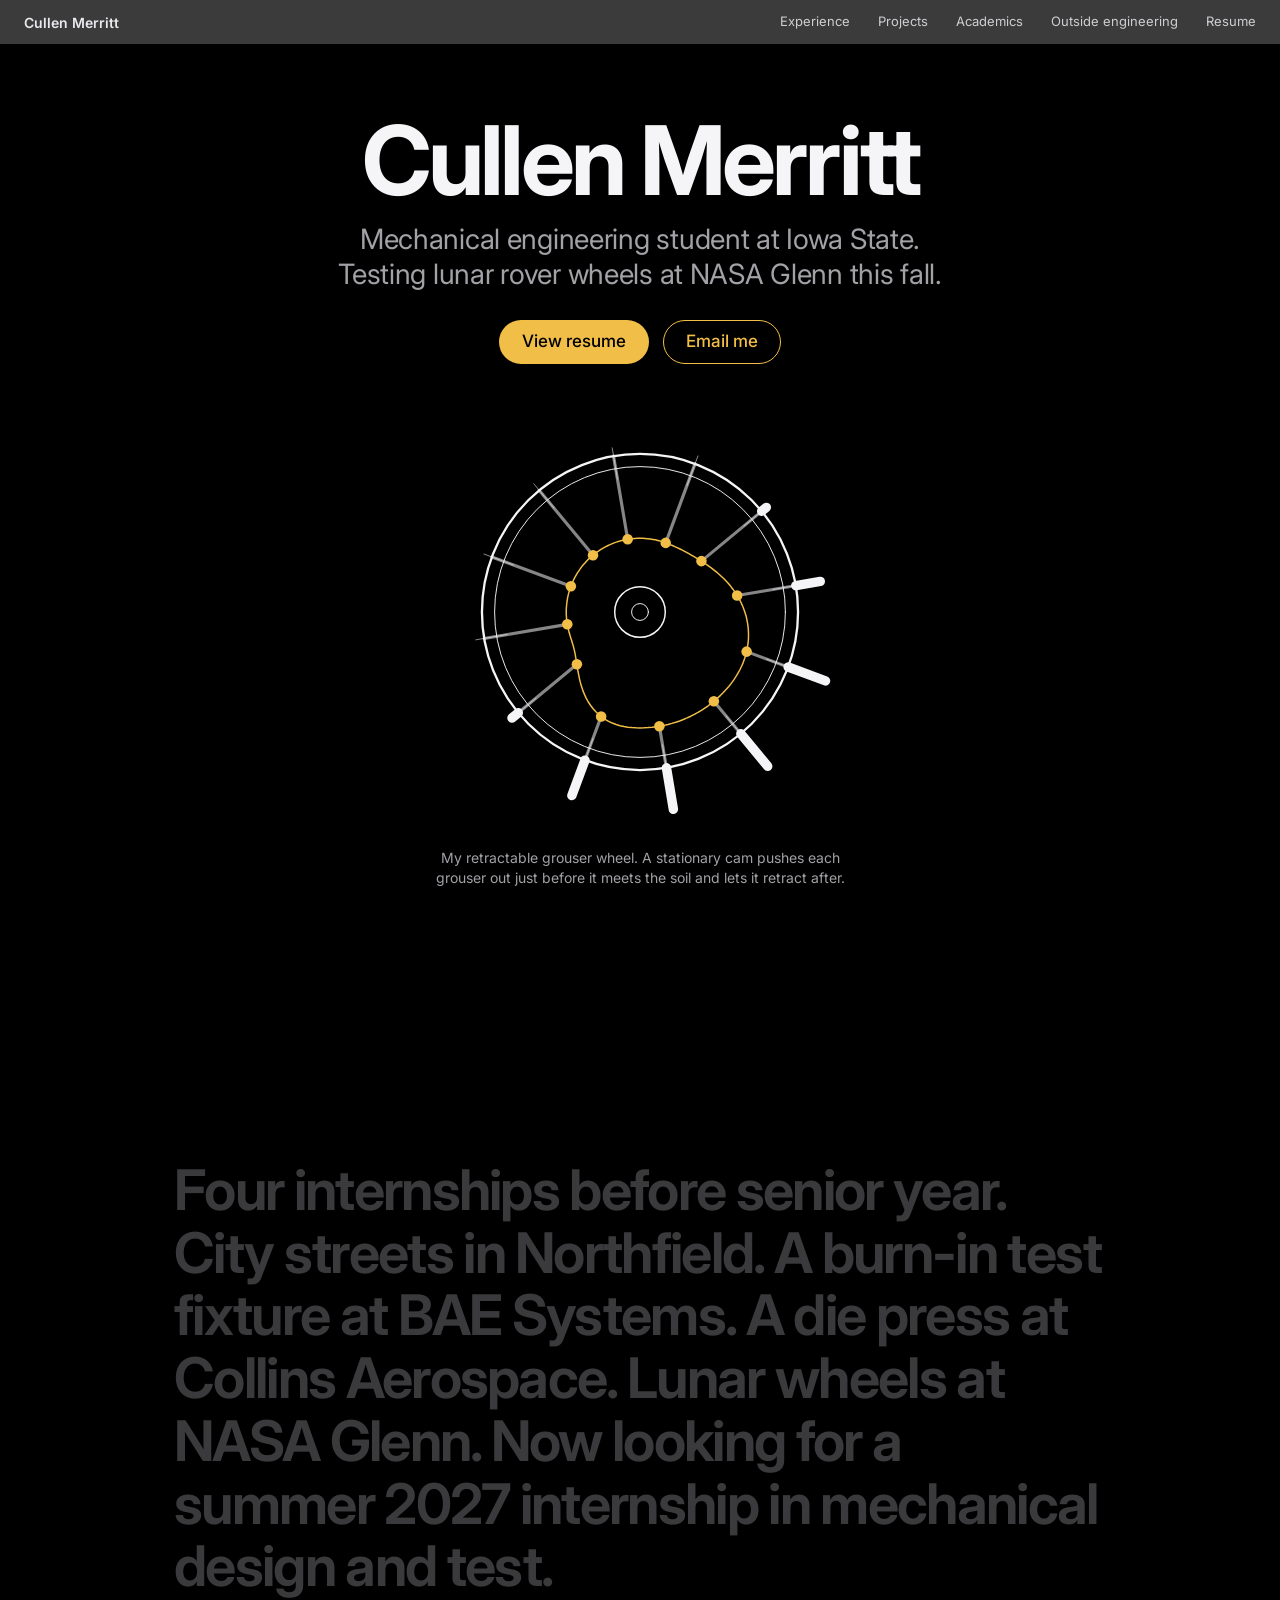
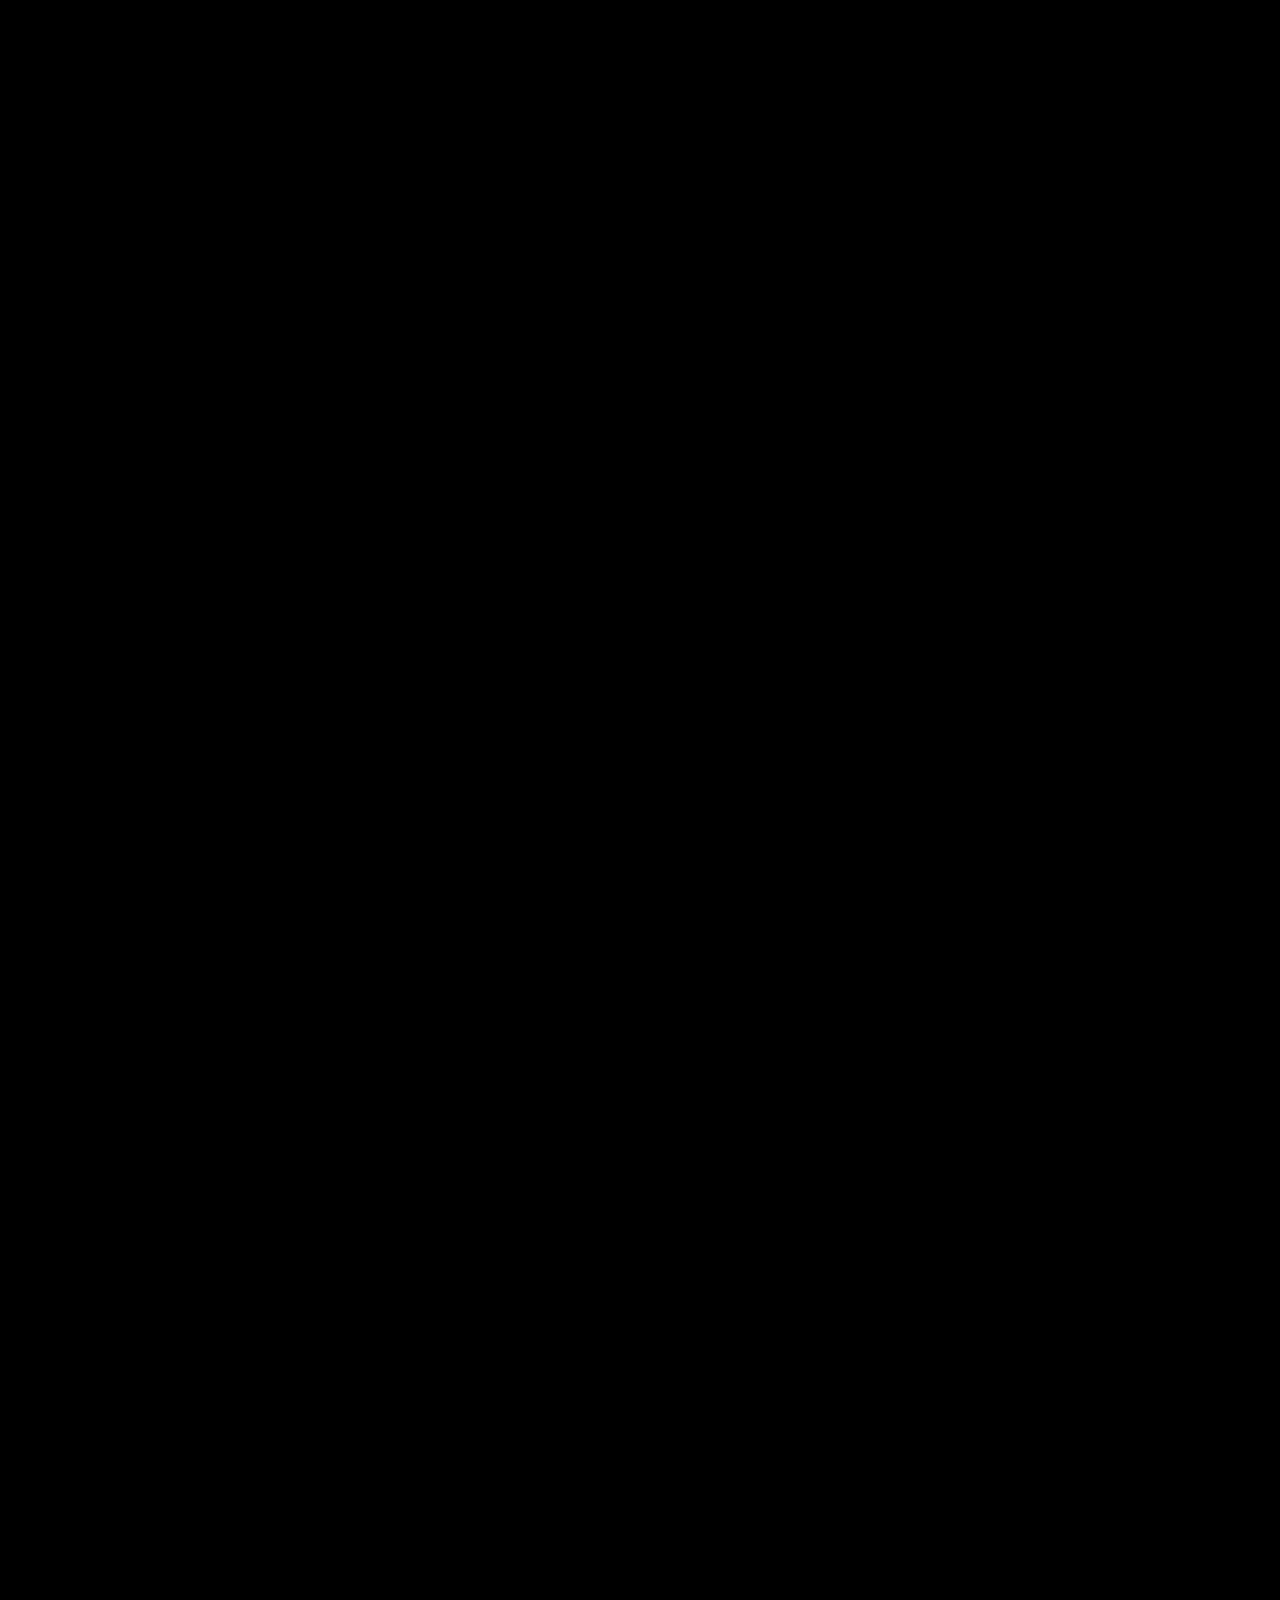
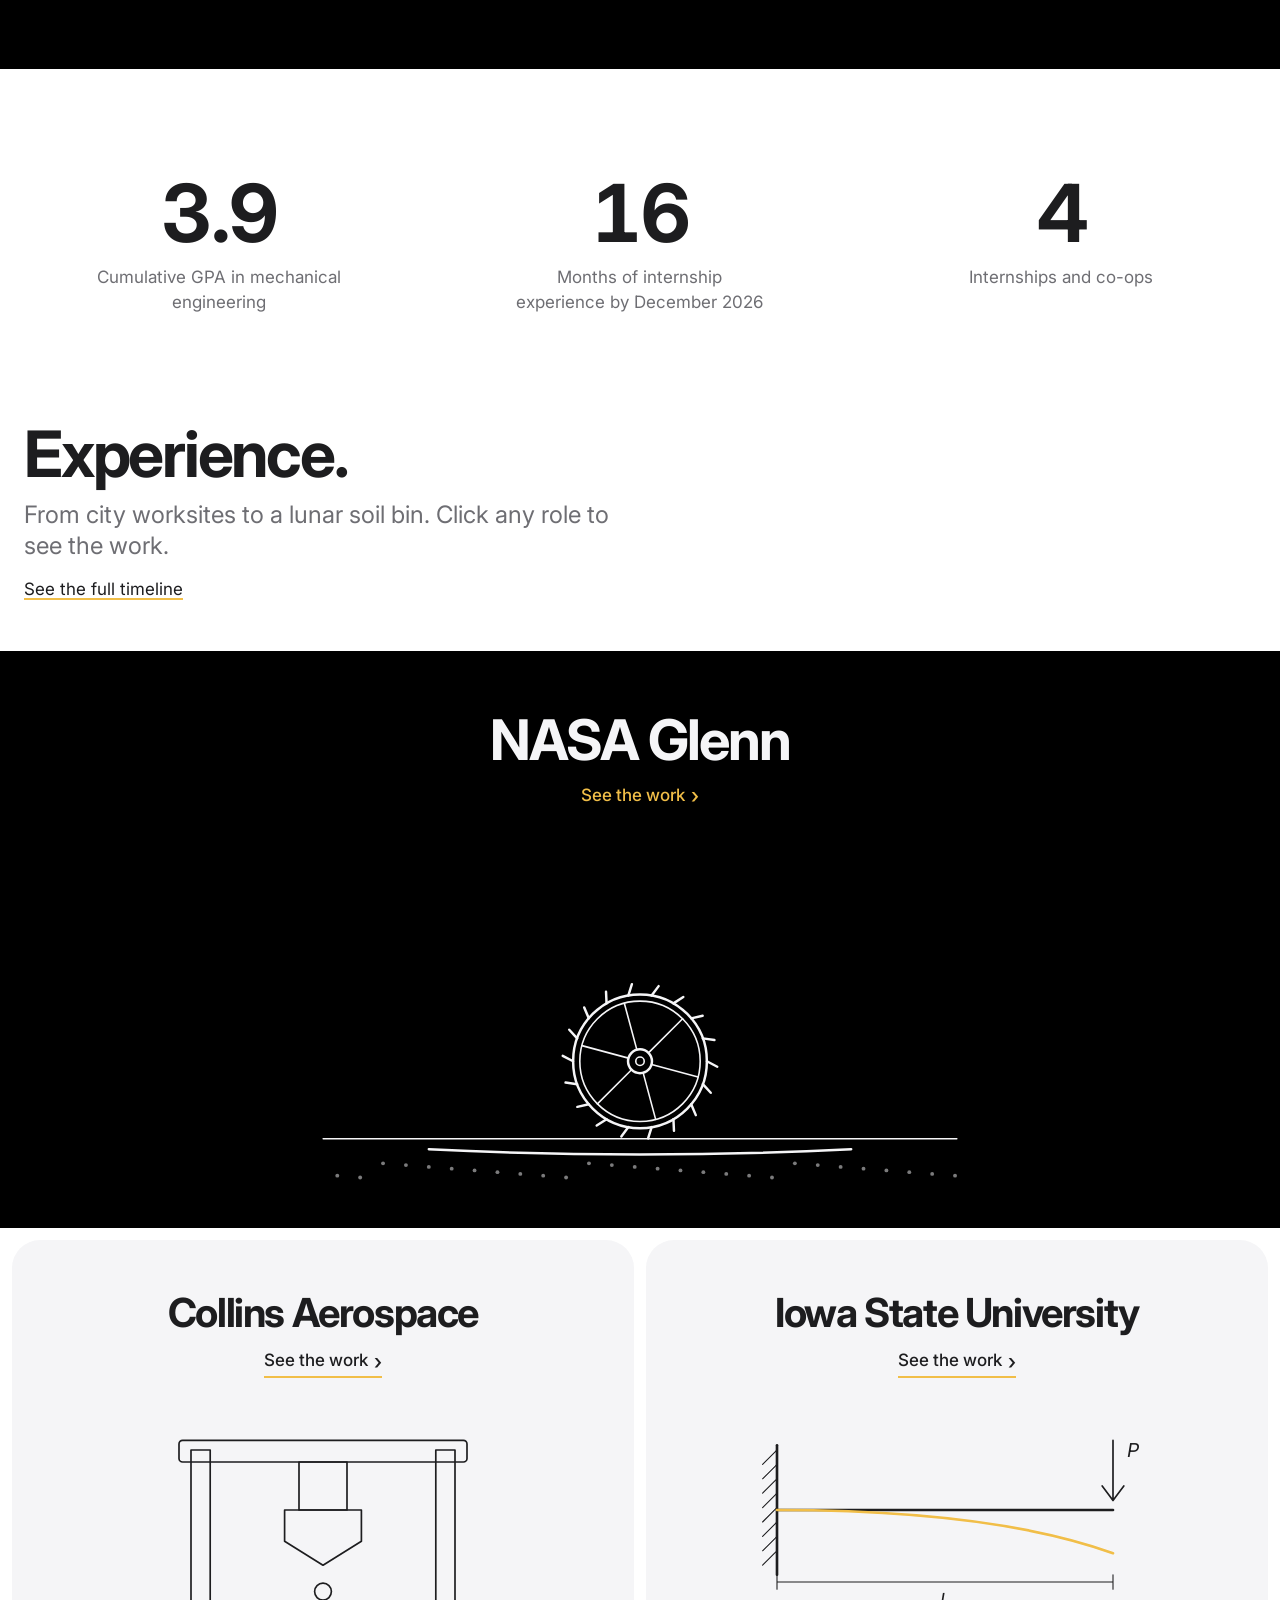
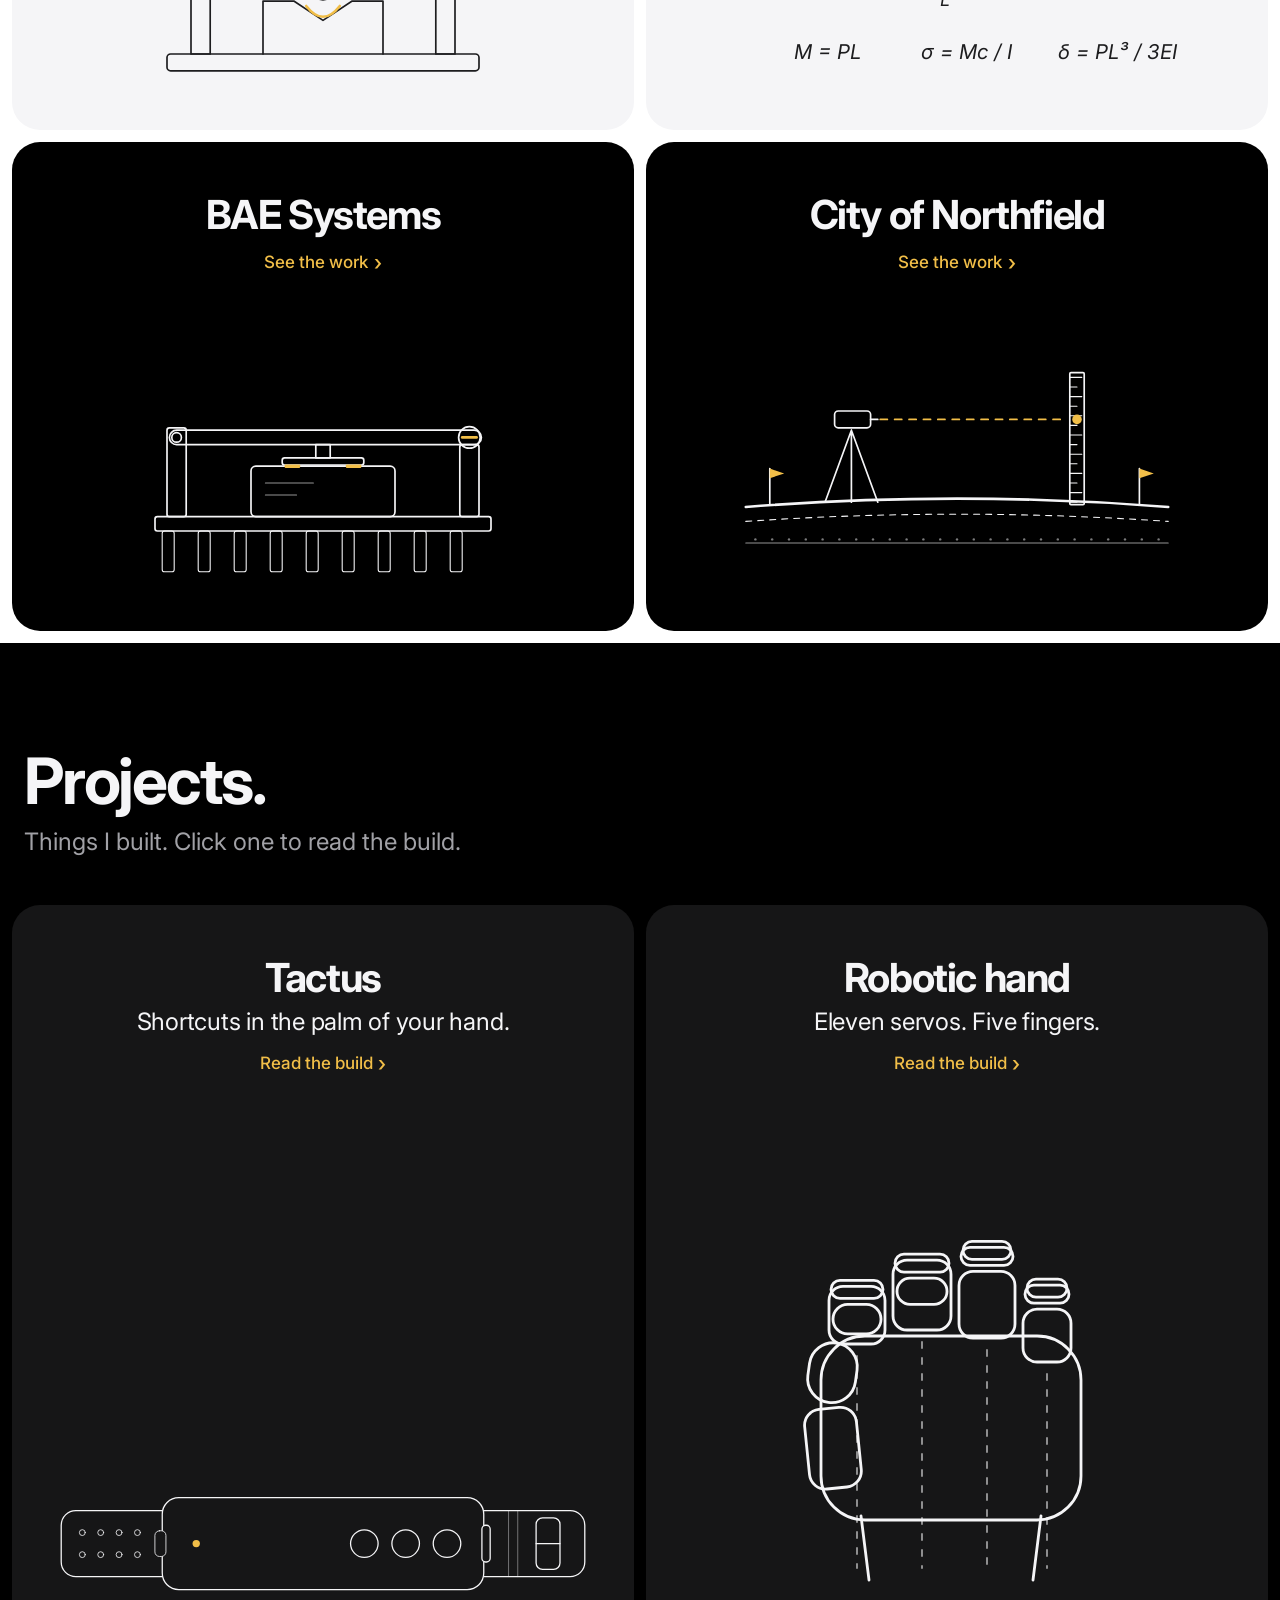
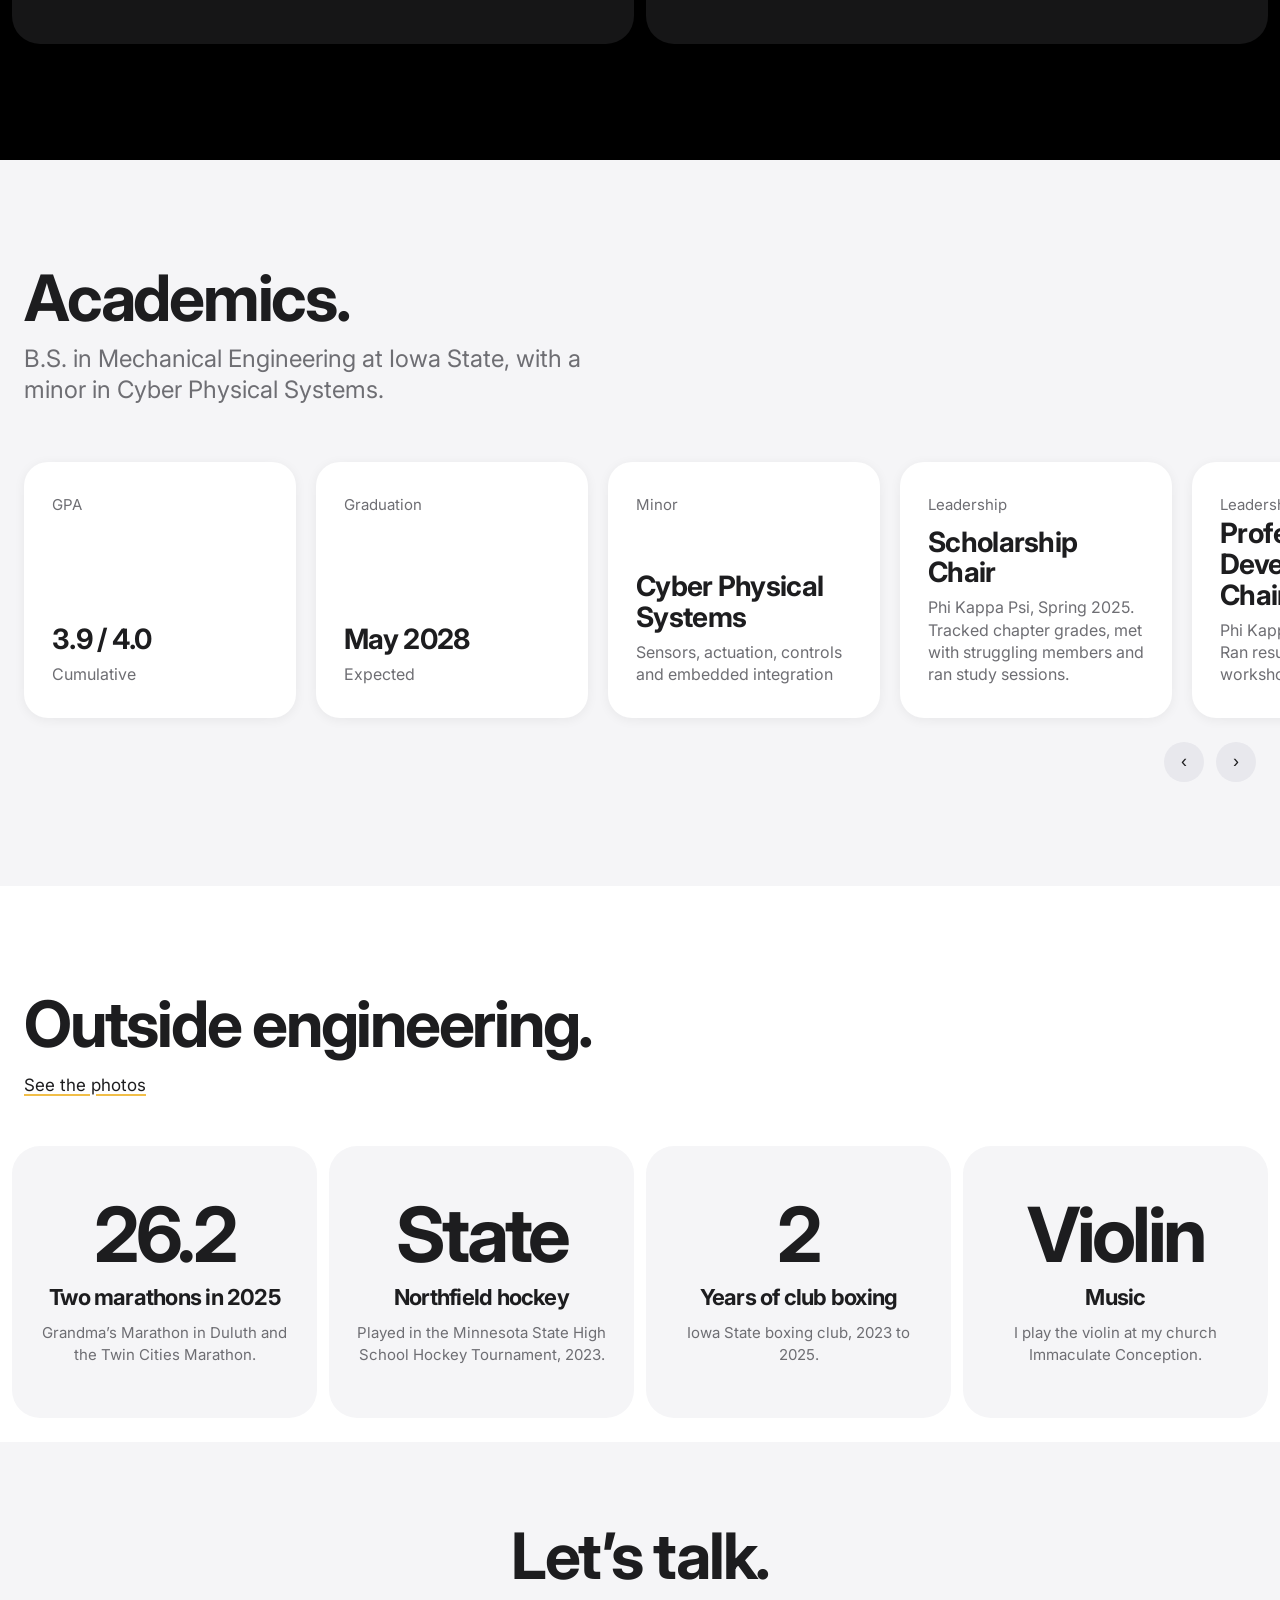
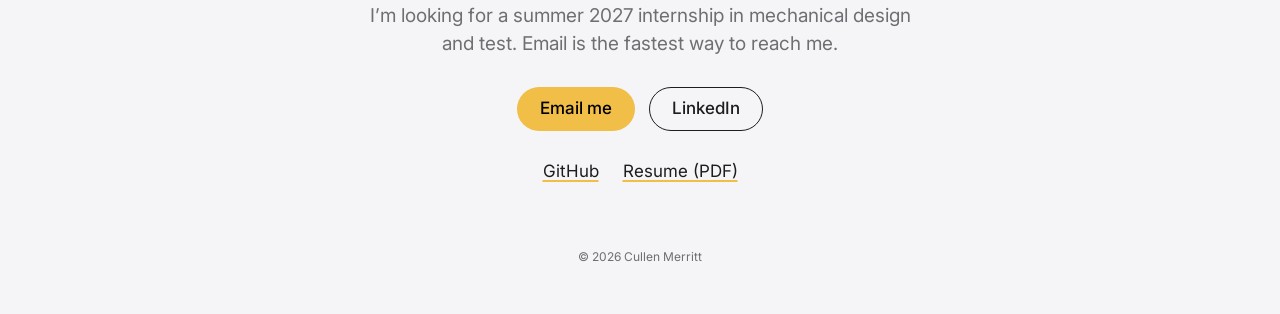
<file: index.html>
<!doctype html>
<html lang="en">
<head>
  <meta charset="utf-8">
  <meta name="viewport" content="width=device-width, initial-scale=1">
  <title>Cullen Merritt</title>
  <meta name="description" content="Cullen Merritt, mechanical engineering student at Iowa State University. Design and test work at NASA Glenn, Collins Aerospace, BAE Systems and the City of Northfield.">
  <link rel="icon" href="favicon.svg" type="image/svg+xml">
  <link rel="preconnect" href="https://fonts.googleapis.com">
  <link rel="preconnect" href="https://fonts.gstatic.com" crossorigin>
  <link href="https://fonts.googleapis.com/css2?family=Inter:wght@400;500;600;700&display=swap" rel="stylesheet">
  <link rel="stylesheet" href="style.css">
  <script src="main.js" defer></script>
</head>
<body>

  <header class="gnav">
    <div class="wrap wrap--wide">
      <a class="gnav__name" href="index.html">Cullen Merritt</a>
      <nav class="gnav__links" aria-label="Site">
        <a href="experience.html">Experience</a>
        <a href="index.html#projects">Projects</a>
        <a href="index.html#academics">Academics</a>
        <a href="life.html">Outside engineering</a>
        <a href="Cullen_Merritt_Resume.pdf">Resume</a>
      </nav>
    </div>
  </header>

  <main id="top">

    <section class="hero dark">
      <div class="wrap hero__copy">
        <h1>Cullen Merritt</h1>
        <p class="hero__sub">Mechanical engineering student at Iowa State. Testing lunar rover wheels at NASA Glenn this fall.</p>
        <div class="actions">
          <a class="pill pill--fill" href="Cullen_Merritt_Resume.pdf">View resume</a>
          <a class="pill pill--line" href="mailto:cfomerritt@gmail.com">Email me</a>
        </div>
      </div>
      <div class="hero__stage">
        <svg class="hero__wheel" viewBox="-205 -205 410 410" data-grouser-wheel data-grousers="12" role="img" aria-label="A wheel whose grousers extend just before they meet the soil and retract after they leave it"></svg>
        <p class="hero__caption">My retractable grouser wheel. A stationary cam pushes each grouser out just before it meets the soil and lets it retract after.</p>
      </div>
    </section>

    <section class="statement dark" aria-label="Summary">
      <div class="statement__pin">
        <div class="wrap">
          <p data-words>Four internships before senior year. City streets in Northfield. A burn-in test fixture at BAE Systems. A die press at Collins Aerospace. Lunar wheels at NASA Glenn. Now looking for a summer 2027 internship in mechanical design and test.</p>
        </div>
      </div>
    </section>

    <section class="band">
      <div class="wrap wrap--wide">
        <div class="stats">
          <div data-reveal><div class="stat__num" data-count="3.9" data-decimals="1">0.0</div><p class="stat__label">Cumulative GPA in mechanical engineering</p></div>
          <div data-reveal data-delay="1"><div class="stat__num" data-count="16">0</div><p class="stat__label">Months of internship experience by December 2026</p></div>
          <div data-reveal data-delay="2"><div class="stat__num" data-count="4">0</div><p class="stat__label">Internships and co-ops</p></div>
        </div>
      </div>
    </section>

    <section id="experience">
      <div class="wrap wrap--wide band__head">
        <h2 data-reveal>Experience.</h2>
        <p data-reveal data-delay="1">From city worksites to a lunar soil bin. Click any role to see the work.</p>
        <a class="band__more" href="experience.html" data-reveal data-delay="2">See the full timeline</a>
      </div>

      <a class="tile tile--full dark" href="experience.html#nasa">
        <div data-reveal><h3>NASA Glenn</h3><span class="go">See the work</span></div>
        <div class="tile__art" data-reveal="scale"><svg class="anim" viewBox="0 0 400 200" aria-hidden="true">
  <path class="art art-thin" d="M20 172 L380 172"/>
  <path class="art art-mid rut" d="M80 178 Q 200 184 320 178" stroke-dasharray="400"/>
  <circle cx="28" cy="193" r="1.1" fill="currentColor" opacity="0.5"/><circle cx="41" cy="194" r="1.1" fill="currentColor" opacity="0.5"/><circle cx="54" cy="186" r="1.1" fill="currentColor" opacity="0.5"/><circle cx="67" cy="187" r="1.1" fill="currentColor" opacity="0.5"/><circle cx="80" cy="188" r="1.1" fill="currentColor" opacity="0.5"/><circle cx="93" cy="189" r="1.1" fill="currentColor" opacity="0.5"/><circle cx="106" cy="190" r="1.1" fill="currentColor" opacity="0.5"/><circle cx="119" cy="191" r="1.1" fill="currentColor" opacity="0.5"/><circle cx="132" cy="192" r="1.1" fill="currentColor" opacity="0.5"/><circle cx="145" cy="193" r="1.1" fill="currentColor" opacity="0.5"/><circle cx="158" cy="194" r="1.1" fill="currentColor" opacity="0.5"/><circle cx="171" cy="186" r="1.1" fill="currentColor" opacity="0.5"/><circle cx="184" cy="187" r="1.1" fill="currentColor" opacity="0.5"/><circle cx="197" cy="188" r="1.1" fill="currentColor" opacity="0.5"/><circle cx="210" cy="189" r="1.1" fill="currentColor" opacity="0.5"/><circle cx="223" cy="190" r="1.1" fill="currentColor" opacity="0.5"/><circle cx="236" cy="191" r="1.1" fill="currentColor" opacity="0.5"/><circle cx="249" cy="192" r="1.1" fill="currentColor" opacity="0.5"/><circle cx="262" cy="193" r="1.1" fill="currentColor" opacity="0.5"/><circle cx="275" cy="194" r="1.1" fill="currentColor" opacity="0.5"/><circle cx="288" cy="186" r="1.1" fill="currentColor" opacity="0.5"/><circle cx="301" cy="187" r="1.1" fill="currentColor" opacity="0.5"/><circle cx="314" cy="188" r="1.1" fill="currentColor" opacity="0.5"/><circle cx="327" cy="189" r="1.1" fill="currentColor" opacity="0.5"/><circle cx="340" cy="190" r="1.1" fill="currentColor" opacity="0.5"/><circle cx="353" cy="191" r="1.1" fill="currentColor" opacity="0.5"/><circle cx="366" cy="192" r="1.1" fill="currentColor" opacity="0.5"/><circle cx="379" cy="193" r="1.1" fill="currentColor" opacity="0.5"/>
  <g class="roll"><circle class="art art-mid" cx="200" cy="128" r="38"/>
<circle class="art art-thin" cx="200" cy="128" r="34.2"/>
<circle class="art art-mid" cx="200" cy="128" r="6.8"/>
<circle class="art art-thin" cx="200" cy="128" r="2.4"/>
<line class="art art-thin" x1="206.6" y1="129.8" x2="233.0" y2="136.9"/>
<line class="art art-thin" x1="201.8" y1="134.6" x2="208.9" y2="161.0"/>
<line class="art art-thin" x1="195.2" y1="132.8" x2="175.8" y2="152.2"/>
<line class="art art-thin" x1="193.4" y1="126.2" x2="167.0" y2="119.1"/>
<line class="art art-thin" x1="198.2" y1="121.4" x2="191.1" y2="95.0"/>
<line class="art art-thin" x1="204.8" y1="123.2" x2="224.2" y2="103.8"/>
<line class="art art-mid" x1="238.0" y1="128.0" x2="243.9" y2="131.1"/>
<line class="art art-mid" x1="235.7" y1="141.0" x2="240.2" y2="145.9"/>
<line class="art art-mid" x1="229.1" y1="152.4" x2="231.7" y2="158.6"/>
<line class="art art-mid" x1="219.0" y1="160.9" x2="219.3" y2="167.5"/>
<line class="art art-mid" x1="206.6" y1="165.4" x2="204.6" y2="171.8"/>
<line class="art art-mid" x1="193.4" y1="165.4" x2="189.4" y2="170.7"/>
<line class="art art-mid" x1="181.0" y1="160.9" x2="175.4" y2="164.5"/>
<line class="art art-mid" x1="170.9" y1="152.4" x2="164.4" y2="153.9"/>
<line class="art art-mid" x1="164.3" y1="141.0" x2="157.7" y2="140.1"/>
<line class="art art-mid" x1="162.0" y1="128.0" x2="156.1" y2="124.9"/>
<line class="art art-mid" x1="164.3" y1="115.0" x2="159.8" y2="110.1"/>
<line class="art art-mid" x1="170.9" y1="103.6" x2="168.3" y2="97.4"/>
<line class="art art-mid" x1="181.0" y1="95.1" x2="180.7" y2="88.5"/>
<line class="art art-mid" x1="193.4" y1="90.6" x2="195.4" y2="84.2"/>
<line class="art art-mid" x1="206.6" y1="90.6" x2="210.6" y2="85.3"/>
<line class="art art-mid" x1="219.0" y1="95.1" x2="224.6" y2="91.5"/>
<line class="art art-mid" x1="229.1" y1="103.6" x2="235.6" y2="102.1"/>
<line class="art art-mid" x1="235.7" y1="115.0" x2="242.3" y2="115.9"/></g>
</svg></div>
      </a>

      <div class="tiles tiles--two">
        <a class="tile tile--two gray" href="experience.html#collins">
          <div data-reveal><h3>Collins Aerospace</h3><span class="go">See the work</span></div>
          <div class="tile__art" data-reveal="scale"><svg class="anim" viewBox="0 0 400 220" aria-hidden="true">
  <rect class="art art-mid" x="70" y="190" width="260" height="14" rx="3"/>
  <rect class="art art-mid" x="90" y="20" width="16" height="170"/>
  <rect class="art art-mid" x="294" y="20" width="16" height="170"/>
  <rect class="art art-mid" x="80" y="12" width="240" height="18" rx="3"/>
  <g class="ram">
    <rect class="art art-mid" x="180" y="30" width="40" height="40"/>
    <path class="art art-mid" d="M168 70 H232 V96 L200 116 L168 96 Z"/>
  </g>
  <path class="art art-mid" d="M150 190 V146 H176 L200 162 L224 146 H250 V190"/>
  <circle class="art art-mid" cx="200" cy="138" r="7"/>
  <path class="art art-bold formed gold-stroke" d="M186 150 Q200 168 214 150"/>
</svg></div>
        </a>
        <a class="tile tile--two gray" href="experience.html#ta">
          <div data-reveal><h3>Iowa State University</h3><span class="go">See the work</span></div>
          <div class="tile__art" data-reveal="scale"><svg class="anim" viewBox="0 0 400 240" aria-hidden="true">
  <line class="art art-bold" x1="50" y1="36" x2="50" y2="144"/>
  <line class="art art-thin" x1="50" y1="40" x2="38" y2="52"/><line class="art art-thin" x1="50" y1="52" x2="38" y2="64"/><line class="art art-thin" x1="50" y1="64" x2="38" y2="76"/><line class="art art-thin" x1="50" y1="76" x2="38" y2="88"/><line class="art art-thin" x1="50" y1="88" x2="38" y2="100"/><line class="art art-thin" x1="50" y1="100" x2="38" y2="112"/><line class="art art-thin" x1="50" y1="112" x2="38" y2="124"/><line class="art art-thin" x1="50" y1="124" x2="38" y2="136"/>
  <path class="art art-bold beam-flat" d="M50 90 L330 90"/>
  <path class="art art-bold beam-bent gold-stroke" d="M50 90 Q 230 90 330 126"/>
  <g class="load">
    <path class="art art-mid" d="M330 32 V82 M321 70 L330 82 L339 70"/>
    <text class="svg-text" x="342" y="46" font-size="16" font-style="italic">P</text>
  </g>
  <path class="art art-thin" d="M50 150 H330 M50 144 V156 M330 144 V156"/>
  <text class="svg-text" x="190" y="170" font-size="15" font-style="italic" text-anchor="middle">L</text>
  <g class="svg-text" font-size="17" font-family="Georgia, 'Times New Roman', serif" font-style="italic">
    <text x="64" y="214">M = PL</text>
    <text x="170" y="214">σ = Mc / I</text>
    <text x="284" y="214">δ = PL³ / 3EI</text>
  </g>
</svg></div>
        </a>
        <a class="tile tile--two dark" href="experience.html#bae">
          <div data-reveal><h3>BAE Systems</h3><span class="go">See the work</span></div>
          <div class="tile__art" data-reveal="scale"><svg class="anim" viewBox="0 0 400 240" aria-hidden="true">
  <rect class="art art-mid" x="60" y="178" width="280" height="12" rx="2"/>
  <rect class="art art-thin" x="66" y="190" width="10" height="34" rx="2"/><rect class="art art-thin" x="96" y="190" width="10" height="34" rx="2"/><rect class="art art-thin" x="126" y="190" width="10" height="34" rx="2"/><rect class="art art-thin" x="156" y="190" width="10" height="34" rx="2"/><rect class="art art-thin" x="186" y="190" width="10" height="34" rx="2"/><rect class="art art-thin" x="216" y="190" width="10" height="34" rx="2"/><rect class="art art-thin" x="246" y="190" width="10" height="34" rx="2"/><rect class="art art-thin" x="276" y="190" width="10" height="34" rx="2"/><rect class="art art-thin" x="306" y="190" width="10" height="34" rx="2"/>
  <rect class="art art-mid" x="140" y="136" width="120" height="42" rx="4"/>
  <path class="art art-thin" d="M152 150 h40 M152 160 h26" opacity="0.6"/>
  <rect class="art art-mid" x="70" y="104" width="16" height="74" rx="2"/>
  <rect class="art art-mid" x="314" y="118" width="16" height="60" rx="2"/>
  <g class="tarm">
    <rect class="art art-mid" x="72" y="106" width="260" height="12" rx="6"/>
    <rect class="art art-mid" x="194" y="118" width="12" height="11"/>
    <rect class="art art-mid" x="166" y="129" width="68" height="6" rx="2"/>
    <rect class="gold-fill" x="168" y="134.5" width="13" height="3" rx="1"/>
    <rect class="gold-fill" x="219" y="134.5" width="13" height="3" rx="1"/>
    <g>
      <circle class="art art-mid" cx="322" cy="112" r="9"/>
      <line class="art art-bold gold-stroke qturn" x1="316" y1="112" x2="328" y2="112"/>
    </g>
  </g>
  <circle class="art art-mid" cx="78" cy="112" r="4"/>
</svg></div>
        </a>
        <a class="tile tile--two dark" href="experience.html#city">
          <div data-reveal><h3>City of Northfield</h3><span class="go">See the work</span></div>
          <div class="tile__art" data-reveal="scale"><svg class="anim" viewBox="0 0 400 230" aria-hidden="true">
  <path class="art art-bold" d="M24 160 Q200 146 376 160"/>
  <path class="art art-thin" d="M24 172 Q200 160 376 172" stroke-dasharray="5 5"/>
  <path class="art art-thin" d="M24 190 H376" opacity="0.6"/>
  <circle cx="32" cy="187" r="1" fill="currentColor" opacity="0.5"/><circle cx="46" cy="187" r="1" fill="currentColor" opacity="0.5"/><circle cx="60" cy="187" r="1" fill="currentColor" opacity="0.5"/><circle cx="74" cy="187" r="1" fill="currentColor" opacity="0.5"/><circle cx="88" cy="187" r="1" fill="currentColor" opacity="0.5"/><circle cx="102" cy="187" r="1" fill="currentColor" opacity="0.5"/><circle cx="116" cy="187" r="1" fill="currentColor" opacity="0.5"/><circle cx="130" cy="187" r="1" fill="currentColor" opacity="0.5"/><circle cx="144" cy="187" r="1" fill="currentColor" opacity="0.5"/><circle cx="158" cy="187" r="1" fill="currentColor" opacity="0.5"/><circle cx="172" cy="187" r="1" fill="currentColor" opacity="0.5"/><circle cx="186" cy="187" r="1" fill="currentColor" opacity="0.5"/><circle cx="200" cy="187" r="1" fill="currentColor" opacity="0.5"/><circle cx="214" cy="187" r="1" fill="currentColor" opacity="0.5"/><circle cx="228" cy="187" r="1" fill="currentColor" opacity="0.5"/><circle cx="242" cy="187" r="1" fill="currentColor" opacity="0.5"/><circle cx="256" cy="187" r="1" fill="currentColor" opacity="0.5"/><circle cx="270" cy="187" r="1" fill="currentColor" opacity="0.5"/><circle cx="284" cy="187" r="1" fill="currentColor" opacity="0.5"/><circle cx="298" cy="187" r="1" fill="currentColor" opacity="0.5"/><circle cx="312" cy="187" r="1" fill="currentColor" opacity="0.5"/><circle cx="326" cy="187" r="1" fill="currentColor" opacity="0.5"/><circle cx="340" cy="187" r="1" fill="currentColor" opacity="0.5"/><circle cx="354" cy="187" r="1" fill="currentColor" opacity="0.5"/><circle cx="368" cy="187" r="1" fill="currentColor" opacity="0.5"/>
  <path class="art art-mid" d="M44 158 V128 M352 158 V128"/>
  <path class="gold-fill" d="M44 128 l12 4 l-12 4 Z M352 128 l12 4 l-12 4 Z"/>
  <path class="art art-mid" d="M112 96 L90 156 M112 96 L112 156 M112 96 L134 156"/>
  <rect class="art art-mid" x="98" y="80" width="30" height="14" rx="3"/>
  <path class="art art-mid" d="M128 87 h6"/>
  <rect class="art art-mid" x="294" y="48" width="12" height="110" rx="1"/>
  <line class="art art-thin" x1="294" y1="52" x2="304" y2="52"/><line class="art art-thin" x1="294" y1="60" x2="300" y2="60"/><line class="art art-thin" x1="294" y1="68" x2="304" y2="68"/><line class="art art-thin" x1="294" y1="76" x2="300" y2="76"/><line class="art art-thin" x1="294" y1="84" x2="304" y2="84"/><line class="art art-thin" x1="294" y1="92" x2="300" y2="92"/><line class="art art-thin" x1="294" y1="100" x2="304" y2="100"/><line class="art art-thin" x1="294" y1="108" x2="300" y2="108"/><line class="art art-thin" x1="294" y1="116" x2="304" y2="116"/><line class="art art-thin" x1="294" y1="124" x2="300" y2="124"/><line class="art art-thin" x1="294" y1="132" x2="304" y2="132"/><line class="art art-thin" x1="294" y1="140" x2="300" y2="140"/><line class="art art-thin" x1="294" y1="148" x2="304" y2="148"/><line class="art art-thin" x1="294" y1="156" x2="300" y2="156"/>
  <line class="art art-mid gold-stroke sight" x1="136" y1="87" x2="292" y2="87"/>
  <circle class="gold-fill blink" cx="300" cy="87" r="4"/>
</svg></div>
        </a>
      </div>
    </section>

    <section id="projects" class="dark band">
      <div class="wrap wrap--wide band__head">
        <h2 data-reveal>Projects.</h2>
        <p data-reveal data-delay="1">Things I built. Click one to read the build.</p>
      </div>
      <div class="tiles tiles--two">
        <a class="tile tile--two" style="background:#161617" href="projects/tactus.html" data-reveal>
          <div><h3>Tactus</h3><p class="tile__tag">Shortcuts in the palm of your hand.</p><span class="go">Read the build</span></div>
          <div class="tile__art"><svg class="anim" viewBox="-95 84 590 132" style="width:min(100%,36rem)" aria-hidden="true">
  <rect class="art art-mid" x="-85" y="114" width="150" height="72" rx="16"/>
  <circle class="art art-thin" cx="-62" cy="138" r="3.2"/><circle class="art art-thin" cx="-62" cy="162" r="3.2"/><circle class="art art-thin" cx="-42" cy="138" r="3.2"/><circle class="art art-thin" cx="-42" cy="162" r="3.2"/><circle class="art art-thin" cx="-22" cy="138" r="3.2"/><circle class="art art-thin" cx="-22" cy="162" r="3.2"/><circle class="art art-thin" cx="-2" cy="138" r="3.2"/><circle class="art art-thin" cx="-2" cy="162" r="3.2"/>
  <rect class="art art-mid" x="335" y="114" width="150" height="72" rx="16"/>
  <rect class="art art-mid" x="432" y="122" width="26" height="56" rx="7"/>
  <path class="art art-mid" d="M432 150 H458"/>
  <path class="art art-thin" d="M402 114 V186 M412 114 V186" opacity="0.5"/>
  <rect class="art art-mid" x="25" y="100" width="350" height="100" rx="18" style="fill:#161617"/>
  <rect class="art art-thin" x="17" y="136" width="12" height="28" rx="5" style="fill:#161617"/>
  <circle class="led" cx="62" cy="150" r="4" fill="#f1be48"/>
  <circle class="art art-mid btn-k" cx="245" cy="150" r="15" style="animation-delay:0s"/>
  <circle class="art art-mid btn-k" cx="290" cy="150" r="15" style="animation-delay:1s"/>
  <circle class="art art-mid btn-k" cx="335" cy="150" r="15" style="animation-delay:2s"/>
  <rect class="art art-mid btn-k" x="373" y="130" width="9" height="40" rx="4" style="fill:#161617;animation-delay:3s"/>
</svg></div>
        </a>
        <a class="tile tile--two" style="background:#161617" href="projects/robotic-hand.html" data-reveal data-delay="1">
          <div><h3>Robotic hand</h3><p class="tile__tag">Eleven servos. Five fingers.</p><span class="go">Read the build</span></div>
          <div class="tile__art"><svg viewBox="80 0 240 250" data-robot-hand aria-hidden="true"></svg></div>
        </a>
      </div>
    </section>

    <section id="academics" class="gray band">
      <div class="wrap wrap--wide band__head">
        <h2 data-reveal>Academics.</h2>
        <p data-reveal data-delay="1">B.S. in Mechanical Engineering at Iowa State, with a minor in Cyber Physical Systems.</p>
      </div>
      <div data-reveal>
        <div class="rail" id="rail" tabindex="0" aria-label="Academics, leadership and skills">
          <div class="card"><span class="card__k">GPA</span><span class="card__v">3.9 / 4.0<small>Cumulative</small></span></div>
          <div class="card"><span class="card__k">Graduation</span><span class="card__v">May 2028<small>Expected</small></span></div>
          <div class="card"><span class="card__k">Minor</span><span class="card__v">Cyber Physical Systems<small>Sensors, actuation, controls and embedded integration</small></span></div>
          <div class="card"><span class="card__k">Leadership</span><span class="card__v">Scholarship Chair<small>Phi Kappa Psi, Spring 2025. Tracked chapter grades, met with struggling members and ran study sessions.</small></span></div>
          <div class="card"><span class="card__k">Leadership</span><span class="card__v">Professional Development Chair<small>Phi Kappa Psi, Spring 2024. Ran resume and networking workshops.</small></span></div>
          <div class="card"><span class="card__k">Design and CAD</span><span class="card__v">SolidWorks, Creo, NX<small>ANSYS, GD&amp;T per ASME Y14.5, KiCad</small></span></div>
          <div class="card"><span class="card__k">Test and measurement</span><span class="card__v">Thermocouples, DAQ, CMM<small>Dynamometer testing</small></span></div>
          <div class="card"><span class="card__k">Manufacturing</span><span class="card__v">Fixtures and 3D printing<small>FDM and resin printing, CNC, 5S and lean</small></span></div>
          <div class="card"><span class="card__k">Programming</span><span class="card__v">Python, MATLAB<small>VBA, C++</small></span></div>
          <div class="card"><span class="card__k">Clubs</span><span class="card__v">SolidWorks Club<small>Also the Engineering Ambassador and Mentorship Club</small></span></div>
        </div>
        <div class="rail-ctrl">
          <button class="rail-btn" data-rail="rail" data-dir="prev" aria-label="Scroll back">‹</button>
          <button class="rail-btn" data-rail="rail" data-dir="next" aria-label="Scroll forward">›</button>
        </div>
      </div>
    </section>

    <section id="interests" class="band" style="padding-bottom:0">
      <div class="wrap wrap--wide band__head">
        <h2 data-reveal>Outside engineering.</h2>
        <a class="band__more" href="life.html" data-reveal data-delay="1">See the photos</a>
      </div>
      <div class="int">
        <a class="tile gray" href="life.html#races" data-reveal>
          <div class="int__big">26.2</div>
          <h3>Two marathons in 2025</h3>
          <p class="tile__meta">Grandma’s Marathon in Duluth and the Twin Cities Marathon.</p>
        </a>
        <a class="tile gray" href="life.html" data-reveal data-delay="1">
          <div class="int__big">State</div>
          <h3>Northfield hockey</h3>
          <p class="tile__meta">Played in the Minnesota State High School Hockey Tournament, 2023.</p>
        </a>
        <a class="tile gray" href="life.html" data-reveal data-delay="2">
          <div class="int__big">2</div>
          <h3>Years of club boxing</h3>
          <p class="tile__meta">Iowa State boxing club, 2023 to 2025.</p>
        </a>
        <a class="tile gray" href="life.html" data-reveal data-delay="3">
          <div class="int__big">Violin</div>
          <h3>Music</h3>
          <p class="tile__meta">I play the violin at my church Immaculate Conception.</p>
        </a>
      </div>
    </section>

  </main>

  <footer class="footer" style="margin-top:0.75rem">
    <div class="wrap">
      <h2 data-reveal>Let’s talk.</h2>
      <p data-reveal data-delay="1">I’m looking for a summer 2027 internship in mechanical design and test. Email is the fastest way to reach me.</p>
      <div class="actions" data-reveal data-delay="2">
        <a class="pill pill--fill" href="mailto:cfomerritt@gmail.com">Email me</a>
        <a class="pill pill--line" href="https://www.linkedin.com/in/cullen-merritt">LinkedIn</a>
      </div>
      <div class="footer__links">
        <a href="https://github.com/cullenmerritt">GitHub</a>
        <a href="Cullen_Merritt_Resume.pdf">Resume (PDF)</a>
      </div>
      <small>© 2026 Cullen Merritt</small>
    </div>
  </footer>

</body>
</html>
</file>
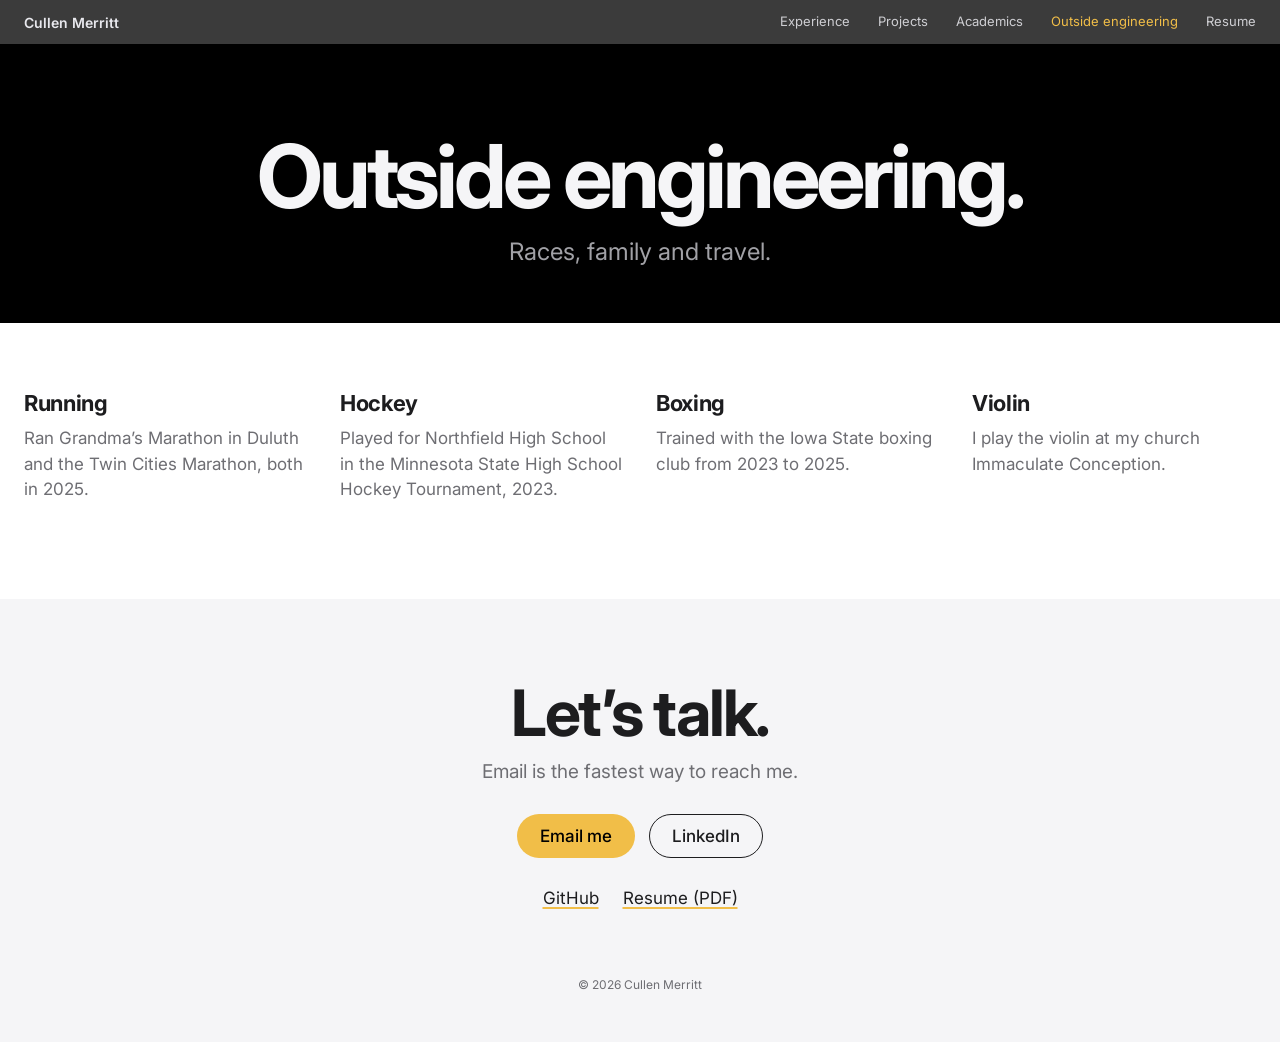
<file: life.html>
<!doctype html>
<html lang="en">
<head>
  <meta charset="utf-8">
  <meta name="viewport" content="width=device-width, initial-scale=1">
  <title>Outside engineering · Cullen Merritt</title>
  <meta name="description" content="Races, family and travel.">
  <link rel="icon" href="favicon.svg" type="image/svg+xml">
  <link rel="preconnect" href="https://fonts.googleapis.com">
  <link rel="preconnect" href="https://fonts.gstatic.com" crossorigin>
  <link href="https://fonts.googleapis.com/css2?family=Inter:wght@400;500;600;700&display=swap" rel="stylesheet">
  <link rel="stylesheet" href="style.css">
  <script src="photos.js" defer></script>
  <script src="main.js" defer></script>
</head>
<body>

  <header class="gnav">
    <div class="wrap wrap--wide">
      <a class="gnav__name" href="index.html">Cullen Merritt</a>
      <nav class="gnav__links" aria-label="Site">
        <a href="experience.html">Experience</a>
        <a href="index.html#projects">Projects</a>
        <a href="index.html#academics">Academics</a>
        <a href="life.html" aria-current="page">Outside engineering</a>
        <a href="Cullen_Merritt_Resume.pdf">Resume</a>
      </nav>
    </div>
  </header>

  <main>
    <section class="dark page-head">
      <div class="wrap">
        <h1 data-reveal>Outside engineering.</h1>
        <p data-reveal data-delay="1">Races, family and travel.</p>
      </div>
    </section>
    <div class="wrap wrap--wide">
      <div class="life-intro">
        <div data-reveal><h2>Running</h2><p>Ran Grandma’s Marathon in Duluth and the Twin Cities Marathon, both in 2025.</p></div>
        <div data-reveal data-delay="1"><h2>Hockey</h2><p>Played for Northfield High School in the Minnesota State High School Hockey Tournament, 2023.</p></div>
        <div data-reveal data-delay="2"><h2>Boxing</h2><p>Trained with the Iowa State boxing club from 2023 to 2025.</p></div>
        <div data-reveal data-delay="3"><h2>Violin</h2><p>I play the violin at my church Immaculate Conception.</p></div>
      </div>
      <section class="album" id="races" data-album="races" hidden><h2>Races.</h2><div class="photos"></div></section>
      <section class="album" id="family" data-album="family" hidden><h2>Family.</h2><div class="photos"></div></section>
      <section class="album" id="travel" data-album="travel" hidden><h2>Travel.</h2><div class="photos"></div></section>
      <div class="case-end"></div>
    </div>
  </main>

  <footer class="footer">
    <div class="wrap">
      <h2 data-reveal>Let’s talk.</h2>
      <p data-reveal data-delay="1">Email is the fastest way to reach me.</p>
      <div class="actions" data-reveal data-delay="2">
        <a class="pill pill--fill" href="mailto:cfomerritt@gmail.com">Email me</a>
        <a class="pill pill--line" href="https://www.linkedin.com/in/cullen-merritt">LinkedIn</a>
      </div>
      <div class="footer__links">
        <a href="https://github.com/cullenmerritt">GitHub</a>
        <a href="Cullen_Merritt_Resume.pdf">Resume (PDF)</a>
      </div>
      <small>© 2026 Cullen Merritt</small>
    </div>
  </footer>

</body>
</html>
</file>
<file: style.css>
/* Cullen Merritt portfolio
   One stylesheet for every page. Black and white bands with Iowa State gold
   as the only accent. */

:root {
  --black: #000000;
  --white: #ffffff;
  --gray: #f5f5f7;
  --ink: #1d1d1f;
  --muted: #6e6e73;
  --muted-dark: #a1a1a6;
  --line: #d2d2d7;
  --gold: #f1be48;
  --gold-deep: #c99a2e;
  --page: 61.25rem;
  --wide: 80rem;
  --gutter: 1.5rem;
  --ease: cubic-bezier(0.22, 0.61, 0.36, 1);
}

*, *::before, *::after { box-sizing: border-box; }
html { scroll-padding-top: 3.5rem; }
body {
  margin: 0; background: var(--white); color: var(--ink);
  font-family: -apple-system, BlinkMacSystemFont, "Inter", "Helvetica Neue", Arial, sans-serif;
  font-size: 1.0625rem; line-height: 1.5;
  -webkit-font-smoothing: antialiased; text-rendering: optimizeLegibility;
}

/* Links: black with a gold underline on light, gold on dark */
a { color: var(--ink); text-decoration: underline; text-decoration-color: var(--gold); text-decoration-thickness: 2px; text-underline-offset: 0.2em; }
a:hover { text-decoration-color: var(--ink); }
.dark a { color: var(--gold); text-decoration: none; }
.dark a:hover { text-decoration: underline; text-decoration-color: var(--gold); }
a:focus-visible, button:focus-visible { outline: 2px solid var(--gold); outline-offset: 3px; border-radius: 6px; }
img, video { max-width: 100%; display: block; }

.wrap { width: 100%; max-width: var(--page); margin: 0 auto; padding: 0 var(--gutter); }
.wrap--wide { max-width: var(--wide); }
.dark { background: var(--black); color: #f5f5f7; }
.gray { background: var(--gray); }

/* ---------- Global nav ---------- */
.gnav {
  position: sticky; top: 0; z-index: 50;
  background: rgba(16, 16, 17, 0.82);
  backdrop-filter: saturate(180%) blur(20px); -webkit-backdrop-filter: saturate(180%) blur(20px);
}
.gnav .wrap { display: flex; align-items: center; justify-content: space-between; height: 2.75rem; gap: 1.5rem; }
.gnav a { color: #e8e8ed; font-size: 0.8125rem; opacity: 0.85; text-decoration: none; transition: opacity 0.2s, color 0.2s; white-space: nowrap; }
.gnav a:hover { opacity: 1; }
.gnav a[aria-current="page"] { color: var(--gold); opacity: 1; }
.gnav__name { font-weight: 600; opacity: 1 !important; font-size: 0.875rem !important; }
.gnav__links { display: flex; gap: 1.75rem; overflow-x: auto; scrollbar-width: none; }
.gnav__links::-webkit-scrollbar { display: none; }

/* ---------- Buttons ---------- */
.actions { display: flex; flex-wrap: wrap; justify-content: center; gap: 0.875rem; margin-top: 1.75rem; }
.pill {
  display: inline-flex; align-items: center; justify-content: center;
  min-height: 2.75rem; padding: 0 1.375rem; border-radius: 999px;
  font-size: 1.0625rem; font-weight: 500; border: 1.5px solid transparent;
  text-decoration: none !important; transition: background-color 0.2s, color 0.2s, border-color 0.2s;
}
.pill--fill { background: var(--gold); color: var(--black) !important; }
.pill--fill:hover { background: #f6cc66; }
.pill--line { border-color: var(--ink); color: var(--ink) !important; }
.pill--line:hover { background: var(--ink); color: var(--white) !important; }
.dark .pill--line { border-color: var(--gold); color: var(--gold) !important; }
.dark .pill--line:hover { background: var(--gold); color: var(--black) !important; }

/* ---------- Hero ---------- */
.hero { position: relative; overflow: hidden; padding: 4.25rem 0 0; text-align: center; min-height: calc(100svh - 2.75rem); display: flex; flex-direction: column; }
.hero__copy { position: relative; z-index: 2; will-change: transform, opacity; }
.hero h1 { margin: 0; font-size: clamp(3rem, 9vw, 6rem); line-height: 1.02; letter-spacing: -0.04em; font-weight: 700; }
.hero__sub { margin: 0.75rem auto 0; max-width: 40rem; font-size: clamp(1.25rem, 2.6vw, 1.75rem); line-height: 1.25; color: var(--muted-dark); letter-spacing: -0.01em; }
.hero__stage { flex: 1; display: flex; flex-direction: column; align-items: center; justify-content: center; padding: 2rem 0 2.5rem; }
.hero__wheel { width: min(27rem, 76vw); height: auto; will-change: transform; color: #f5f5f7; overflow: visible; }
.hero__caption { margin: 1.25rem auto 0; max-width: 26rem; color: var(--muted-dark); font-size: 0.875rem; line-height: 1.45; }

/* Line-art styles shared by every drawing */
.art { fill: none; stroke: currentColor; stroke-linecap: round; stroke-linejoin: round; }
.art-thin { stroke-width: 0.9; }
.art-mid { stroke-width: 1.4; }
.art-bold { stroke-width: 2.2; }
.gold-stroke { stroke: var(--gold); }
.gold-fill { fill: var(--gold); }
.svg-text { fill: currentColor; font-family: inherit; }

/* ---------- Scroll statement ---------- */
.statement { position: relative; height: 260vh; }
.statement__pin { position: sticky; top: 0; height: 100svh; display: flex; align-items: center; }
.statement p { margin: 0; font-size: clamp(1.875rem, 4.6vw, 3.5rem); line-height: 1.12; font-weight: 650; letter-spacing: -0.03em; }
.statement .w { color: #3a3a3c; transition: color 0.25s linear; }
.statement .w.on { color: #f5f5f7; }

/* ---------- Section heads ---------- */
.band { padding: 6.5rem 0; }
.band__head { margin: 0 0 3rem; }
.band__head h2 { margin: 0; font-size: clamp(2.5rem, 6vw, 4rem); letter-spacing: -0.035em; line-height: 1.05; font-weight: 700; }
.band__head p { margin: 0.75rem 0 0; max-width: 38rem; font-size: clamp(1.1875rem, 2vw, 1.5rem); color: var(--muted); line-height: 1.3; }
.dark .band__head p { color: var(--muted-dark); }
.band__more { display: inline-block; margin-top: 1rem; font-size: 1.0625rem; }

/* ---------- Stats ---------- */
.stats { display: grid; grid-template-columns: repeat(3, 1fr); gap: 2rem; text-align: center; }
.stat__num { font-size: clamp(3rem, 7vw, 5rem); font-weight: 700; letter-spacing: -0.04em; line-height: 1; font-variant-numeric: tabular-nums; }
.stat__label { margin: 0.75rem auto 0; color: var(--muted); font-size: 1.0625rem; max-width: 16rem; }

/* ---------- Tiles ---------- */
.tiles { display: grid; gap: 0.75rem; padding: 0 0.75rem 0.75rem; }
.tiles--two { grid-template-columns: repeat(2, 1fr); }
.tile {
  position: relative; overflow: hidden; border-radius: 1.75rem;
  padding: 3.25rem 2.5rem 0; text-align: center; min-height: 30rem;
  display: flex; flex-direction: column;
}
a.tile, .dark a.tile { color: inherit; text-decoration: none; }
a.tile.dark { color: #f5f5f7; }
.tile--full { border-radius: 0; min-height: 36rem; padding-top: 3.75rem; margin-bottom: 0.75rem; }
.tile h3 { margin: 0; font-size: clamp(2.25rem, 4.5vw, 3.5rem); letter-spacing: -0.035em; line-height: 1.05; font-weight: 700; }
.tile--two h3 { font-size: clamp(1.875rem, 3.2vw, 2.5rem); }
.tile__tag { margin: 0.5rem 0 0; font-size: clamp(1.1875rem, 2vw, 1.5rem); line-height: 1.25; letter-spacing: -0.01em; }
.tile__meta { margin: 0.75rem auto 0; max-width: 34rem; color: var(--muted); font-size: 1rem; }
.tile.dark .tile__meta, .dark .tile__meta { color: var(--muted-dark); }
.tile__body { margin: 1rem auto 0; max-width: 36rem; font-size: 1rem; color: var(--muted); }
.tile.dark .tile__body, .dark .tile .tile__body { color: var(--muted-dark); }
.tile__art { flex: 1; display: flex; align-items: flex-end; justify-content: center; padding: 1.5rem 0 2.5rem; }
.tile__art svg { width: min(100%, 30rem); height: auto; overflow: visible; }
.tile--full .tile__art svg { width: min(100%, 44rem); }
.go {
  display: inline-flex; align-items: center; gap: 0.35rem; margin-top: 0.875rem;
  font-size: 1.0625rem; font-weight: 500; color: var(--ink);
  border-bottom: 2px solid var(--gold); padding-bottom: 0.1rem;
}
.dark .go, .tile.dark .go { color: var(--gold); border-bottom-color: transparent; }
.go::after { content: "›"; font-size: 1.25em; line-height: 1; transition: transform 0.25s var(--ease); }
a.tile:hover .go::after { transform: translateX(4px); }
a.tile { transition: transform 0.4s var(--ease); }
a.tile:hover { transform: scale(1.01); }

/* ---------- Carousel ---------- */
.rail {
  display: grid; grid-auto-flow: column; grid-auto-columns: minmax(17rem, 20rem); gap: 1.25rem;
  overflow-x: auto; scroll-snap-type: x mandatory; scroll-padding: 0 var(--gutter);
  padding: 0.5rem var(--gutter) 1.5rem; scrollbar-width: none;
}
.rail::-webkit-scrollbar { display: none; }
.card {
  scroll-snap-align: start; background: var(--white); border-radius: 1.5rem; padding: 2rem 1.75rem;
  min-height: 16rem; display: flex; flex-direction: column; box-shadow: 0 2px 12px rgba(0, 0, 0, 0.06);
}
.card__k { color: var(--muted); font-size: 0.9375rem; }
.card__v { margin-top: auto; font-size: 1.75rem; font-weight: 700; letter-spacing: -0.025em; line-height: 1.1; }
.card__v small { display: block; margin-top: 0.5rem; font-size: 1rem; font-weight: 400; letter-spacing: 0; color: var(--muted); line-height: 1.4; }
.rail-ctrl { display: flex; justify-content: flex-end; gap: 0.75rem; padding: 0 var(--gutter); max-width: var(--wide); margin: 0 auto; }
.rail-btn {
  width: 2.5rem; height: 2.5rem; border-radius: 50%; border: 0; background: #e8e8ed; color: var(--ink);
  font-size: 1.125rem; cursor: pointer; display: grid; place-items: center; transition: background 0.2s;
}
.rail-btn:hover { background: var(--gold); }

/* ---------- Interests ---------- */
.int { display: grid; grid-template-columns: repeat(4, 1fr); gap: 0.75rem; padding: 0 0.75rem 0.75rem; }
.int .tile { min-height: 17rem; padding: 2.5rem 1.5rem; justify-content: center; }
.int__fig { height: 8.5rem; display: flex; align-items: center; justify-content: center; margin-bottom: 1.25rem; }
.int__fig svg { height: 100%; width: auto; max-width: 100%; overflow: visible; }
.int__big { font-size: clamp(3.25rem, 6vw, 4.75rem); font-weight: 700; letter-spacing: -0.05em; line-height: 0.95; }
.int .tile h3 { font-size: 1.375rem; margin-top: 1rem; }
.int .tile__meta { font-size: 0.9375rem; }

/* ---------- Footer ---------- */
.footer { background: var(--gray); padding: 5rem 0 3rem; text-align: center; }
.footer h2 { margin: 0; font-size: clamp(2.5rem, 6vw, 4rem); letter-spacing: -0.035em; font-weight: 700; line-height: 1.05; }
.footer p { margin: 0.75rem auto 0; max-width: 34rem; color: var(--muted); font-size: 1.1875rem; }
.footer__links { display: flex; flex-wrap: wrap; justify-content: center; gap: 1.5rem; margin-top: 1.75rem; }
.footer small { display: block; margin-top: 4rem; color: var(--muted); font-size: 0.75rem; }

/* ---------- Page heads for inner pages ---------- */
.page-head { padding: 5.5rem 0 3.5rem; text-align: center; }
.page-head h1 { margin: 0; font-size: clamp(3rem, 8vw, 5.5rem); letter-spacing: -0.045em; line-height: 1; font-weight: 700; }
.page-head p { margin: 1rem auto 0; max-width: 40rem; font-size: clamp(1.1875rem, 2.4vw, 1.5rem); color: var(--muted-dark); line-height: 1.3; }

/* ---------- Experience timeline ---------- */
.timeline { position: relative; list-style: none; margin: 0 auto; padding: 4rem 0 2rem; max-width: 52rem; }
.timeline::before { content: ""; position: absolute; left: 0.5rem; top: 4rem; bottom: 2rem; width: 2px; background: var(--line); }
.entry { position: relative; padding: 0 0 5rem 3rem; }
.entry::before {
  content: ""; position: absolute; left: 0; top: 0.4rem; width: 1.125rem; height: 1.125rem;
  border-radius: 50%; background: var(--white); border: 3px solid var(--gold);
}
.entry__when { color: var(--muted); font-size: 0.9375rem; font-weight: 500; }
.entry h2 { margin: 0.25rem 0 0; font-size: clamp(1.75rem, 3.6vw, 2.5rem); letter-spacing: -0.03em; line-height: 1.1; font-weight: 700; }
.entry__org { margin: 0.25rem 0 0; font-size: 1.1875rem; color: var(--muted); }
.entry__photo { margin: 1.5rem 0 0; }
.entry__photo img { width: 100%; aspect-ratio: 16 / 10; object-fit: cover; border-radius: 1.25rem; background: var(--gray); }
.entry__photo figcaption { margin-top: 0.5rem; color: var(--muted); font-size: 0.875rem; }
.entry ul { margin: 1.25rem 0 0; padding-left: 1.25rem; }
.entry li { margin-bottom: 0.625rem; }
.entry .go { margin-top: 0.5rem; }

/* ---------- Life page ---------- */
.life-intro { display: grid; grid-template-columns: repeat(4, 1fr); gap: 2rem; padding: 4rem 0 1rem; }
.life-intro h2 { margin: 0 0 0.375rem; font-size: 1.375rem; letter-spacing: -0.015em; }
.life-intro p { margin: 0; color: var(--muted); }
.album { padding: 3.5rem 0 1rem; }
.album[hidden] { display: none; }
.album h2 { margin: 0 0 1.5rem; font-size: clamp(2rem, 4.5vw, 3rem); letter-spacing: -0.035em; font-weight: 700; }
.photos { display: grid; grid-template-columns: repeat(auto-fill, minmax(16rem, 1fr)); gap: 0.75rem; }
.photos figure { margin: 0; }
.photos img { width: 100%; aspect-ratio: 4 / 3; object-fit: cover; border-radius: 1rem; background: var(--gray); }
.photos figcaption { margin-top: 0.5rem; color: var(--muted); font-size: 0.875rem; }

/* ---------- Project pages ---------- */
.case-hero { padding: 5rem 0 3rem; text-align: center; }
.case-hero h1 { margin: 0; font-size: clamp(3rem, 8vw, 5.5rem); letter-spacing: -0.045em; line-height: 1; font-weight: 700; }
.case-hero p { margin: 1rem auto 0; max-width: 40rem; font-size: clamp(1.25rem, 2.4vw, 1.625rem); color: var(--muted); line-height: 1.3; letter-spacing: -0.01em; }
.back { display: inline-block; margin-top: 1.5rem; font-size: 0.9375rem; }
.facts { display: grid; grid-template-columns: repeat(4, 1fr); gap: 0.75rem; margin: 0 0 1rem; }
.fact { background: var(--gray); border-radius: 1.25rem; padding: 1.5rem; }
.fact dt { color: var(--muted); font-size: 0.875rem; }
.fact dd { margin: 0.375rem 0 0; font-size: 1.1875rem; font-weight: 600; letter-spacing: -0.01em; }
.gallery { display: grid; gap: 1.25rem; margin: 2rem 0; }
.gallery figure { margin: 0; }
.gallery img, .gallery video { width: 100%; border-radius: 1.5rem; background: var(--gray); }
.gallery figcaption { margin-top: 0.625rem; color: var(--muted); font-size: 0.875rem; text-align: center; }
.prose { max-width: 42rem; margin: 0 auto; }
.prose h2 { margin: 4rem 0 1rem; font-size: clamp(1.75rem, 3.5vw, 2.25rem); letter-spacing: -0.03em; font-weight: 700; line-height: 1.1; }
.prose p, .prose ul { margin: 0 0 1.125rem; }
.prose ul { padding-left: 1.25rem; }
.prose li { margin-bottom: 0.5rem; }
.table-scroll { overflow-x: auto; max-width: 42rem; margin: 0 auto 1.25rem; }
table { width: 100%; border-collapse: collapse; font-size: 0.9375rem; min-width: 30rem; }
th, td { text-align: left; padding: 0.75rem 1rem 0.75rem 0; border-bottom: 1px solid var(--line); vertical-align: top; }
th { font-weight: 600; color: var(--muted); font-size: 0.875rem; }
td.num { font-variant-numeric: tabular-nums; white-space: nowrap; }
.case-end { height: 5rem; }

/* ---------- Reveal on scroll ---------- */
[data-reveal] { opacity: 0; transform: translateY(2.5rem); transition: opacity 0.9s var(--ease), transform 0.9s var(--ease); }
[data-reveal="scale"] { transform: scale(0.94); }
[data-reveal].is-in { opacity: 1; transform: none; }
[data-delay="1"] { transition-delay: 0.08s; }
[data-delay="2"] { transition-delay: 0.16s; }
[data-delay="3"] { transition-delay: 0.24s; }

/* ---------- Drawings that move while on screen ---------- */
.anim * { animation-play-state: paused; }
.anim.is-in * { animation-play-state: running; }

/* NASA: rigid wheel rolling over regolith */
@keyframes roll { from { transform: translateX(-120px) rotate(0deg); } to { transform: translateX(120px) rotate(360deg); } }
.roll { transform-box: fill-box; transform-origin: center; animation: roll 6s ease-in-out infinite alternate; }
@keyframes rut { from { stroke-dashoffset: 400; } to { stroke-dashoffset: 0; } }
.rut { stroke-dasharray: 400; animation: rut 6s ease-in-out infinite alternate; }

/* Collins: die press ram */
@keyframes ram { 0%, 30% { transform: translateY(0); } 50%, 62% { transform: translateY(34px); } 85%, 100% { transform: translateY(0); } }
.ram { animation: ram 3.2s var(--ease) infinite; }
@keyframes formed { 0%, 45% { opacity: 0; } 55%, 85% { opacity: 1; } 100% { opacity: 0; } }
.formed { animation: formed 3.2s linear infinite; }

/* BAE: T-arm swings closed, fastener turns a quarter */
@keyframes tarm { 0%, 18% { transform: rotate(-38deg); } 42%, 82% { transform: rotate(0deg); } 100% { transform: rotate(-38deg); } }
.tarm { transform-box: view-box; transform-origin: 78px 112px; animation: tarm 4.4s var(--ease) infinite; }
@keyframes quarter { 0%, 46% { transform: rotate(0deg); } 56%, 76% { transform: rotate(90deg); } 82%, 100% { transform: rotate(0deg); } }
.qturn { transform-box: fill-box; transform-origin: center; animation: quarter 4.4s var(--ease) infinite; }

/* City: sight line from level to rod */
@keyframes sight { from { stroke-dashoffset: 24; } to { stroke-dashoffset: 0; } }
.sight { stroke-dasharray: 6 6; animation: sight 0.9s linear infinite; }
@keyframes blink { 0%, 100% { opacity: 0.3; } 50% { opacity: 1; } }
.blink { animation: blink 1.6s ease-in-out infinite; }

/* TA: cantilever deflecting under a tip load */
@keyframes flatFade { 0%, 15% { opacity: 1; } 45%, 72% { opacity: 0; } 100% { opacity: 1; } }
@keyframes bentFade { 0%, 15% { opacity: 0; } 45%, 72% { opacity: 1; } 100% { opacity: 0; } }
.beam-flat { animation: flatFade 4s ease-in-out infinite; }
.beam-bent { animation: bentFade 4s ease-in-out infinite; }
@keyframes arrow { 0%, 15% { transform: translateY(0); } 45%, 72% { transform: translateY(36px); } 100% { transform: translateY(0); } }
.load { animation: arrow 4s ease-in-out infinite; }

/* Tactus: buttons pressing, LED breathing */
@keyframes press { 0%, 70%, 100% { fill: transparent; } 78%, 88% { fill: var(--gold); } }
.btn-k { animation: press 4s infinite; }
@keyframes breathe { 0%, 100% { opacity: 0.25; } 50% { opacity: 1; } }
.led { animation: breathe 2.4s ease-in-out infinite; }

/* Interests */
@keyframes draw { from { stroke-dashoffset: var(--len, 400); } to { stroke-dashoffset: 0; } }
.route { stroke-dasharray: var(--len, 400); animation: draw 3.5s var(--ease) infinite alternate; }
@keyframes shot { 0%, 35% { transform: translateX(0); opacity: 1; } 70% { transform: translateX(46px); opacity: 0; } 71%, 100% { transform: translateX(0); opacity: 0; } }
.puck { animation: shot 2.6s var(--ease) infinite; }
@keyframes swing { 0%, 30% { transform: rotate(0deg); } 40% { transform: rotate(-12deg); } 55%, 100% { transform: rotate(0deg); } }
.stick { transform-box: view-box; transform-origin: 46px 14px; animation: swing 2.6s var(--ease) infinite; }
@keyframes jab { 0%, 40%, 100% { transform: translate(0, 0) rotate(0deg); } 52% { transform: translate(14px, -4px) rotate(-6deg); } 64% { transform: translate(0, 0) rotate(0deg); } }
.glove { transform-box: fill-box; transform-origin: center; animation: jab 2.2s var(--ease) infinite; }
@keyframes bow { 0%, 100% { transform: translate(-14px, 6px); } 50% { transform: translate(14px, -6px); } }
.bow { animation: bow 2.4s ease-in-out infinite; }

/* ---------- Small screens ---------- */
@media (max-width: 1000px) {
  .int, .life-intro { grid-template-columns: repeat(2, 1fr); }
}
@media (max-width: 834px) {
  :root { --gutter: 1rem; }
  .tiles--two { grid-template-columns: 1fr; }
  .stats { grid-template-columns: 1fr; gap: 2.5rem; }
  .facts { grid-template-columns: repeat(2, 1fr); }
  .tile { min-height: 26rem; padding: 2.75rem 1.25rem 0; border-radius: 1.25rem; }
  .tile--full { border-radius: 0; min-height: 30rem; }
  .band { padding: 4.5rem 0; }
  .gnav__links { gap: 1.125rem; }
  .statement { height: 220vh; }
  .timeline::before { left: 0.4rem; }
  .entry { padding-left: 2.25rem; padding-bottom: 3.5rem; }
}
@media (max-width: 560px) {
  .int, .life-intro { grid-template-columns: 1fr; }
}

/* ---------- Reduced motion: everything visible, nothing moves ---------- */
@media (prefers-reduced-motion: reduce) {
  [data-reveal] { opacity: 1; transform: none; transition: none; }
  .anim * { animation: none !important; }
  .statement { height: auto; }
  .statement__pin { position: static; height: auto; padding: 6rem 0; }
  .statement .w { color: #f5f5f7; }
  a.tile:hover { transform: none; }
}
</file>
